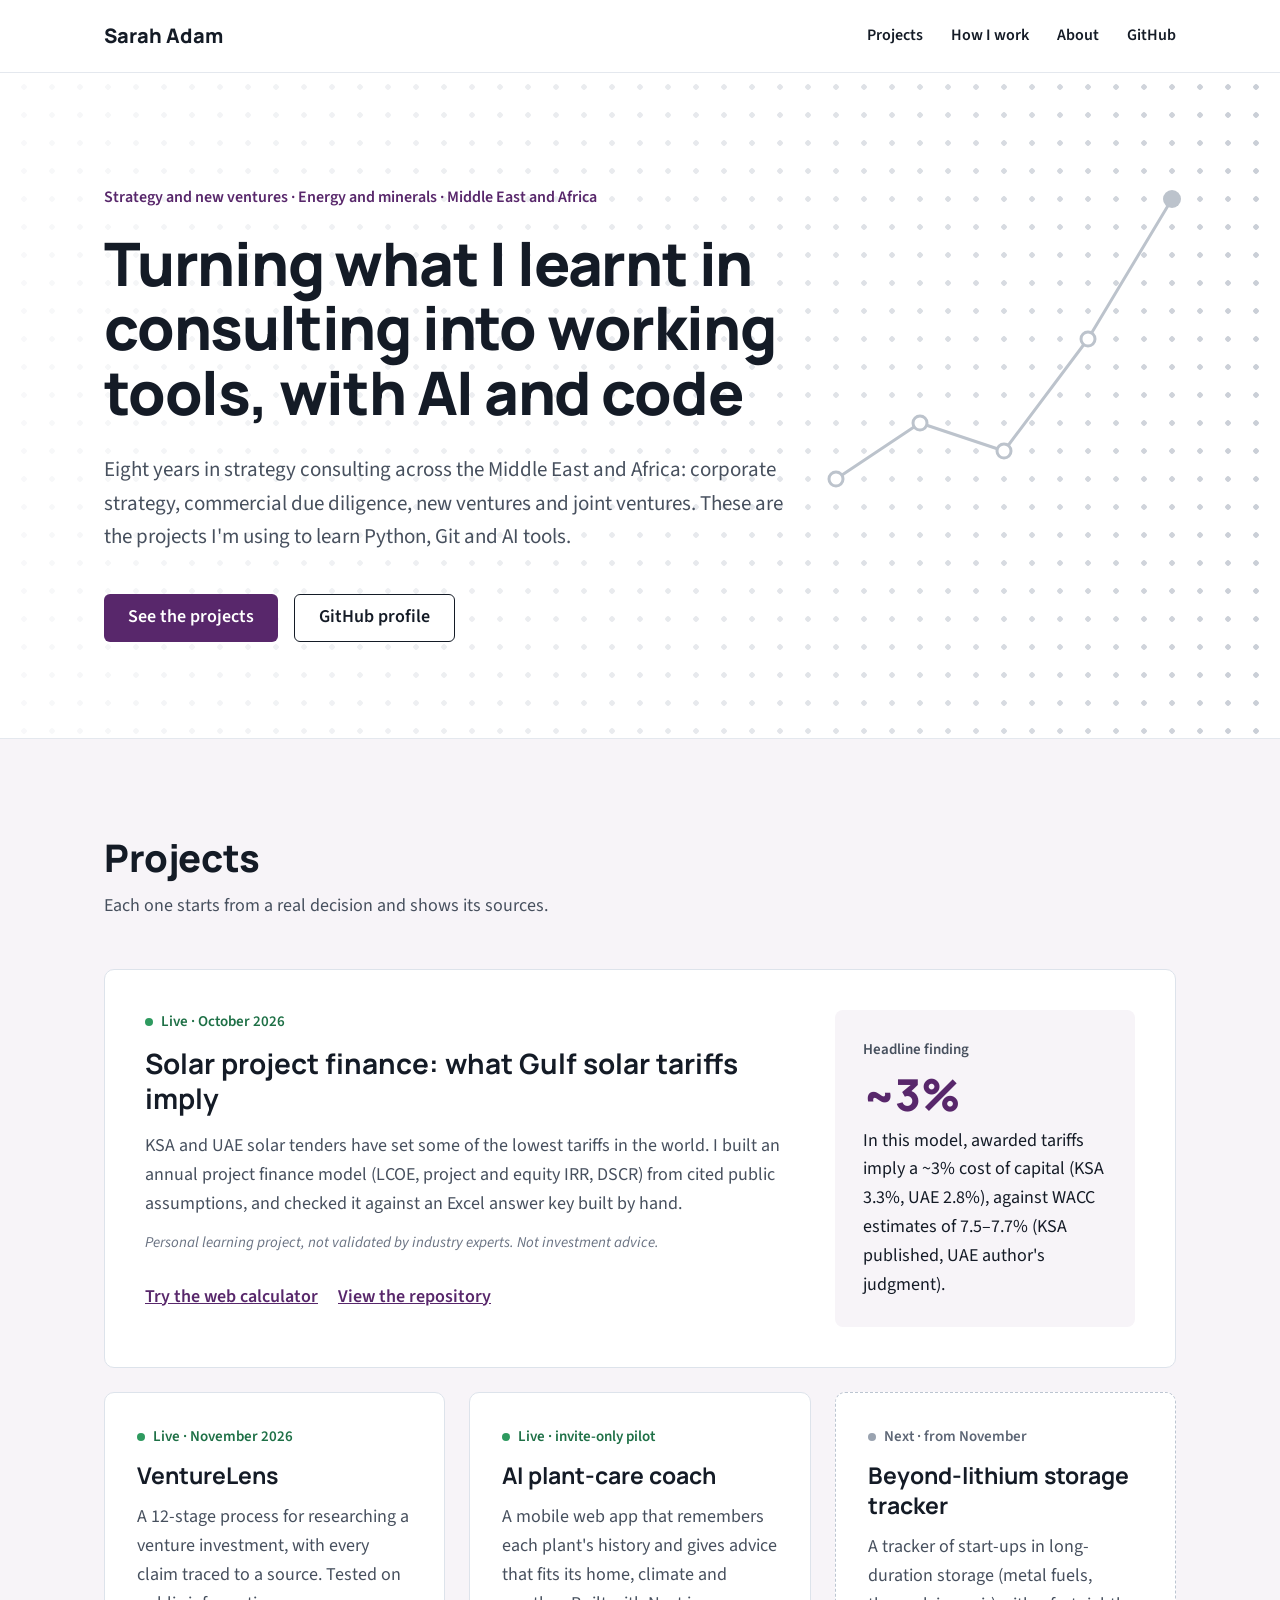
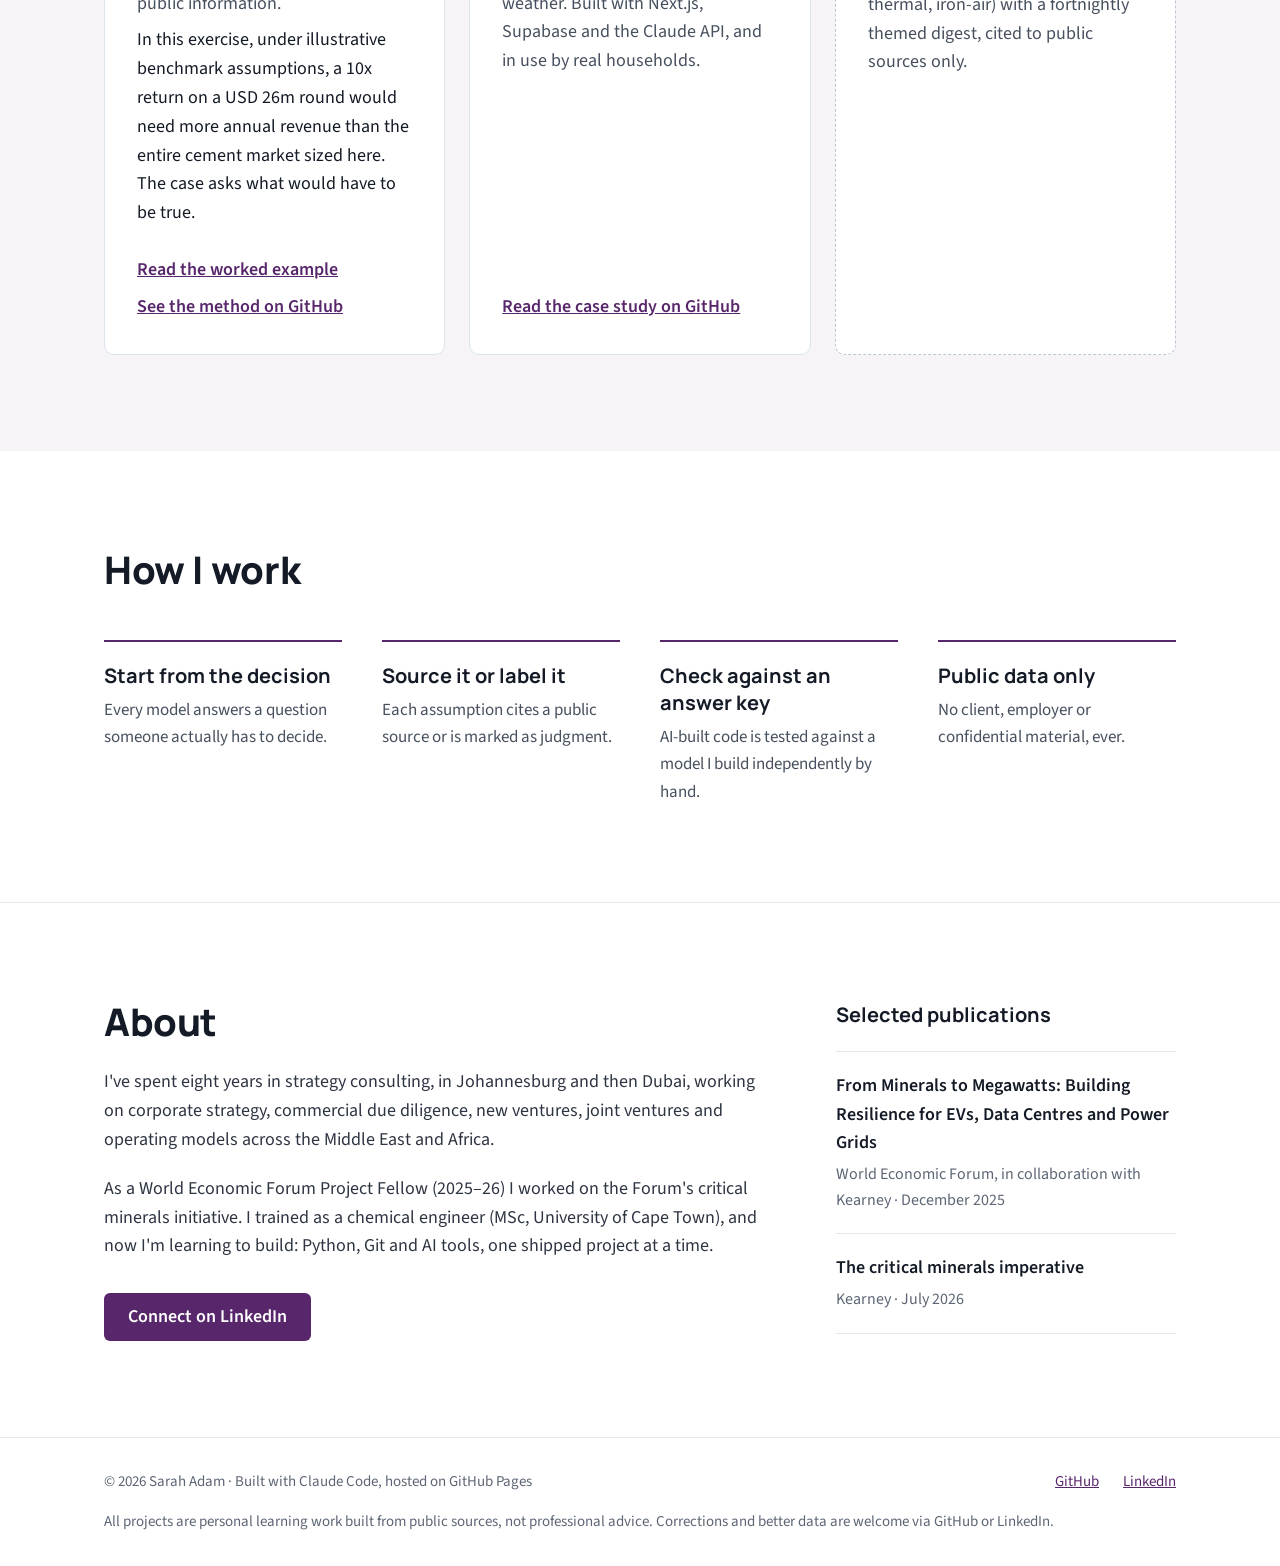
<file: index.html>
<!doctype html>
<html lang="en">
<head>
<meta charset="utf-8">
<meta name="viewport" content="width=device-width, initial-scale=1">
<title>Turning what I learnt in consulting into working tools, with AI and code</title>
<meta name="description" content="Eight years in strategy consulting across the Middle East and Africa: corporate strategy, commercial due diligence, new ventures and joint ventures.">
<meta property="og:title" content="Turning what I learnt in consulting into working tools, with AI and code">
<meta property="og:description" content="Eight years in strategy consulting across the Middle East and Africa: corporate strategy, commercial due diligence, new ventures and joint ventures.">
<meta property="og:url" content="https://sarah-adam29.github.io/">
<meta property="og:type" content="website">
<meta property="og:image" content="https://sarah-adam29.github.io/og-image.png?v=3">
<meta property="og:image:width" content="2400">
<meta property="og:image:height" content="1260">
<meta property="og:image:alt" content="Turning what I learnt in consulting into working tools, with AI and code">
<meta name="twitter:card" content="summary_large_image">
<link rel="icon" href="favicon.svg" type="image/svg+xml">
<link rel="preconnect" href="https://fonts.googleapis.com">
<link rel="preconnect" href="https://fonts.gstatic.com" crossorigin>
<link href="https://fonts.googleapis.com/css2?family=Manrope:wght@600;700;800&amp;family=Source+Sans+3:wght@400;600&amp;display=swap" rel="stylesheet">
<link rel="stylesheet" href="styles.css">
</head>
<body>
<a class="skip-link" href="#main">Skip to content</a>

<header class="site-header">
  <nav class="container site-nav" aria-label="Main">
    <a class="site-name" href="#top">Sarah Adam</a>
    <div class="nav-links">
      <a href="#projects">Projects</a>
      <a href="#principles">How I work</a>
      <a href="#about">About</a>
      <a href="https://github.com/sarah-adam29">GitHub</a>
    </div>
  </nav>
</header>

<main id="main">

  <section id="top" class="hero" aria-labelledby="hero-title">
    <svg class="hero-path" width="356" height="300" viewBox="0 0 356 300" fill="none" aria-hidden="true" focusable="false">
      <polyline points="10,290 94,234 178,262 262,150 346,10" stroke="#BCC3CC" stroke-width="3" stroke-linecap="round" stroke-linejoin="round"/>
      <circle cx="10" cy="290" r="7" fill="#FFFFFF" stroke="#BCC3CC" stroke-width="3"/>
      <circle cx="94" cy="234" r="7" fill="#FFFFFF" stroke="#BCC3CC" stroke-width="3"/>
      <circle cx="178" cy="262" r="7" fill="#FFFFFF" stroke="#BCC3CC" stroke-width="3"/>
      <circle cx="262" cy="150" r="7" fill="#FFFFFF" stroke="#BCC3CC" stroke-width="3"/>
      <circle cx="346" cy="10" r="9" fill="#BCC3CC"/>
    </svg>
    <div class="container">
      <div class="hero-text">
        <p class="eyebrow">Strategy and new ventures · Energy and minerals · Middle East and Africa</p>
        <h1 id="hero-title">Turning what I learnt in consulting into working tools, with AI and code</h1>
        <p class="lead">Eight years in strategy consulting across the Middle East and Africa: corporate strategy, commercial due diligence, new ventures and joint ventures. These are the projects I'm using to learn Python, Git and AI tools.</p>
        <div class="button-row">
          <a class="button button-primary" href="#projects">See the projects</a>
          <a class="button button-secondary" href="https://github.com/sarah-adam29">GitHub profile</a>
        </div>
      </div>
    </div>
  </section>

  <section id="projects" class="band band-tint" aria-labelledby="projects-title">
    <div class="container section">
      <h2 id="projects-title">Projects</h2>
      <p class="section-intro">Each one starts from a real decision and shows its sources.</p>

      <div class="project-grid">

        <article class="card card-featured">
          <div class="card-featured-body">
            <p class="status status-published"><span class="status-dot" aria-hidden="true"></span>Live · October 2026</p>
            <h3>Solar project finance: what Gulf solar tariffs imply</h3>
            <p class="card-text">KSA and UAE solar tenders have set some of the lowest tariffs in the world. I built an annual project finance model (LCOE, project and equity IRR, DSCR) from cited public assumptions, and checked it against an Excel answer key built by hand.</p>
            <p class="card-note">Personal learning project, not validated by industry experts. Not investment advice.</p>
            <div class="card-links">
              <a href="https://gulf-solar-tariffs.streamlit.app/">Try the web calculator</a>
              <a href="https://github.com/sarah-adam29/solar-project-finance">View the repository</a>
            </div>
          </div>
          <div class="finding">
            <p class="finding-label">Headline finding</p>
            <p class="finding-figure">~3%</p>
            <p class="finding-text">In this model, awarded tariffs imply a ~3% cost of capital (KSA 3.3%, UAE 2.8%), against WACC estimates of 7.5–7.7% (KSA published, UAE author's judgment).</p>
          </div>
        </article>

        <article class="card">
          <p class="status status-published"><span class="status-dot" aria-hidden="true"></span>Live · November 2026</p>
          <h3>VentureLens</h3>
          <p class="card-text">A 12-stage process for researching a venture investment, with every claim traced to a source. Tested on public information.</p>
          <p class="finding-text">In this exercise, under illustrative benchmark assumptions, a 10x return on a USD 26m round would need more annual revenue than the entire cement market sized here. The case asks what would have to be true.</p>
          <div class="card-links">
            <a href="https://github.com/sarah-adam29/venturelens/blob/main/docs/case-study-gigaton.md">Read the worked example</a>
            <a href="https://github.com/sarah-adam29/venturelens">See the method on GitHub</a>
          </div>
        </article>

        <article class="card">
          <p class="status status-published"><span class="status-dot" aria-hidden="true"></span>Live · invite-only pilot</p>
          <h3>AI plant-care coach</h3>
          <p class="card-text">A mobile web app that remembers each plant's history and gives advice that fits its home, climate and weather. Built with Next.js, Supabase and the Claude API, and in use by real households.</p>
          <a class="card-foot" href="https://github.com/sarah-adam29/plant-care">Read the case study on GitHub</a>
        </article>

        <article class="card card-planned">
          <p class="status status-planned"><span class="status-dot" aria-hidden="true"></span>Next · from November</p>
          <h3>Beyond-lithium storage tracker</h3>
          <p class="card-text">A tracker of start-ups in long-duration storage (metal fuels, thermal, iron-air) with a fortnightly themed digest, cited to public sources only.</p>
        </article>

      </div>
    </div>
  </section>

  <section id="principles" class="container section" aria-labelledby="principles-title">
    <h2 id="principles-title">How I work</h2>
    <div class="principle-grid">
      <div class="principle">
        <h3>Start from the decision</h3>
        <p>Every model answers a question someone actually has to decide.</p>
      </div>
      <div class="principle">
        <h3>Source it or label it</h3>
        <p>Each assumption cites a public source or is marked as judgment.</p>
      </div>
      <div class="principle">
        <h3>Check against an answer key</h3>
        <p>AI-built code is tested against a model I build independently by hand.</p>
      </div>
      <div class="principle">
        <h3>Public data only</h3>
        <p>No client, employer or confidential material, ever.</p>
      </div>
    </div>
  </section>

  <section id="about" class="band" aria-labelledby="about-title">
    <div class="container section about">
      <div class="about-main">
        <h2 id="about-title">About</h2>
        <p>I've spent eight years in strategy consulting, in Johannesburg and then Dubai, working on corporate strategy, commercial due diligence, new ventures, joint ventures and operating models across the Middle East and Africa.</p>
        <p>As a World Economic Forum Project Fellow (2025–26) I worked on the Forum's critical minerals initiative. I trained as a chemical engineer (MSc, University of Cape Town), and now I'm learning to build: Python, Git and AI tools, one shipped project at a time.</p>
        <div class="button-row">
          <a class="button button-primary" href="https://www.linkedin.com/in/sarah-adam-a24949b1/">Connect on LinkedIn</a>
        </div>
      </div>
      <div class="about-side">
        <h3>Selected publications</h3>
        <div class="publication-list">
          <a class="publication" href="https://www.weforum.org/publications/from-minerals-to-megawatts-building-resilience-for-evs-data-centres-and-power-grids/">
            <span class="publication-title">From Minerals to Megawatts: Building Resilience for EVs, Data Centres and Power Grids</span>
            <span class="publication-meta">World Economic Forum, in collaboration with Kearney · December 2025</span>
          </a>
          <a class="publication" href="https://www.kearney.com/service/operations-performance/article/the-critical-minerals-imperative">
            <span class="publication-title">The critical minerals imperative</span>
            <span class="publication-meta">Kearney · July 2026</span>
          </a>
        </div>
      </div>
    </div>
  </section>

</main>

<footer class="site-footer">
  <div class="container footer-inner">
    <span>© 2026 Sarah Adam · Built with Claude Code, hosted on GitHub Pages</span>
    <span class="footer-links"><a href="https://github.com/sarah-adam29">GitHub</a><a href="https://www.linkedin.com/in/sarah-adam-a24949b1/">LinkedIn</a></span>
    <p class="footer-note">All projects are personal learning work built from public sources, not professional advice. Corrections and better data are welcome via GitHub or LinkedIn.</p>
  </div>
</footer>

</body>
</html>
</file>
<file: styles.css>
:root {
  --accent: #58276B;
  --tint: #F7F4F8;

  --ink: #141B26;
  --body: #47505E;
  --body-strong: #2E3542;
  --muted: #5D6675;
  --soft: #697282;
  --border: #E4E8EE;
  --card-border: #DDE3EB;
  --dashed-border: #BCC5D1;
  --dot: #C9CED6;
  --white: #FFFFFF;

  --published: #1E7046;
  --published-dot: #2E9A5F;
  --progress: #8A5A00;
  --progress-dot: #C98A12;
  --planned: #5D6675;
  --planned-dot: #9AA3B0;

  --font-heading: Manrope, system-ui, sans-serif;
  --font-body: 'Source Sans 3', system-ui, sans-serif;

  --page-width: 1120px;
  --gutter: 24px;
  --section-space: 96px;
}

/* Base */

*,
*::before,
*::after {
  box-sizing: border-box;
}

html {
  -webkit-text-size-adjust: 100%;
}

body {
  margin: 0;
  background: var(--white);
  color: var(--ink);
  font-family: var(--font-body);
  font-size: 18px;
  line-height: 1.6;
}

h1,
h2,
h3,
p {
  margin: 0;
}

h1,
h2,
h3 {
  font-family: var(--font-heading);
}

a {
  color: var(--accent);
}

a:hover {
  opacity: 0.82;
}

:focus-visible {
  outline: 3px solid var(--accent);
  outline-offset: 3px;
  border-radius: 2px;
}

.skip-link {
  position: absolute;
  left: 16px;
  top: -100px;
  z-index: 10;
  padding: 10px 16px;
  border-radius: 6px;
  background: var(--accent);
  color: var(--white);
  font-weight: 600;
  text-decoration: none;
}

.skip-link:focus {
  top: 16px;
  outline-color: var(--ink);
}

/* Layout */

.container {
  max-width: var(--page-width);
  margin: 0 auto;
  padding-left: var(--gutter);
  padding-right: var(--gutter);
}

.section {
  padding-top: var(--section-space);
  padding-bottom: var(--section-space);
}

.band {
  border-top: 1px solid var(--border);
}

.band-tint {
  background: var(--tint);
}

h2 {
  font-weight: 800;
  font-size: 38px;
  line-height: 1.2;
  letter-spacing: -0.01em;
}

/* Header */

.site-header {
  border-bottom: 1px solid var(--border);
}

.site-nav {
  display: flex;
  flex-wrap: wrap;
  align-items: center;
  justify-content: space-between;
  gap: 16px;
  padding-top: 20px;
  padding-bottom: 20px;
}

.site-name {
  font-family: var(--font-heading);
  font-weight: 800;
  font-size: 20px;
  color: var(--ink);
  text-decoration: none;
}

.nav-links {
  display: flex;
  flex-wrap: wrap;
  gap: 8px 28px;
  font-size: 16px;
  font-weight: 600;
}

.nav-links a {
  color: var(--ink);
  text-decoration: none;
}

/* Hero */

.hero {
  position: relative;
  overflow: hidden;
  isolation: isolate;
  padding-top: 112px;
  padding-bottom: 96px;
}

/* Dot grid: a dot every 28px from the page centre, and at 14px + multiples of 28px from the top */
.hero::before {
  content: "";
  position: absolute;
  inset: 0;
  z-index: 0;
  pointer-events: none;
  background-image: radial-gradient(circle, var(--dot) 2.5px, transparent 3px);
  background-size: 28px 28px;
  background-position: 50% 0;
  -webkit-mask-image: linear-gradient(to right, rgba(0, 0, 0, 0.12) 0%, rgba(0, 0, 0, 0.45) 55%, #000 100%);
  mask-image: linear-gradient(to right, rgba(0, 0, 0, 0.12) 0%, rgba(0, 0, 0, 0.45) 55%, #000 100%);
}

/* Every point of the path sits on a dot. If top changes, keep it at 116px plus or minus a multiple of 28px */
.hero-path {
  position: absolute;
  z-index: 0;
  pointer-events: none;
  left: calc(50% + 186px);
  top: 116px;
}

.hero-text {
  position: relative;
  z-index: 1;
  max-width: 700px;
}

.eyebrow {
  margin-bottom: 20px;
  font-size: 16px;
  font-weight: 600;
  color: var(--accent);
}

h1 {
  max-width: 820px;
  font-weight: 800;
  font-size: 60px;
  line-height: 1.08;
  letter-spacing: -0.02em;
  text-wrap: balance;
}

.hero-break {
  display: none;
}

.lead {
  max-width: 680px;
  margin-top: 28px;
  font-size: 21px;
  color: var(--body);
}

/* Buttons */

.button-row {
  display: flex;
  flex-wrap: wrap;
  gap: 16px;
  margin-top: 40px;
}

.button {
  display: inline-flex;
  align-items: center;
  min-height: 48px;
  padding: 0 24px;
  border-radius: 6px;
  font-weight: 600;
  text-decoration: none;
}

.button-primary {
  background: var(--accent);
  color: var(--white);
}

.button-secondary {
  background: var(--white);
  border: 1.5px solid var(--ink);
  color: var(--ink);
}

/* Projects */

.section-intro {
  max-width: 640px;
  margin: 12px 0 48px;
  color: var(--body);
}

.project-grid {
  display: grid;
  grid-template-columns: repeat(auto-fit, minmax(min(300px, 100%), 1fr));
  gap: 24px;
}

.card {
  display: flex;
  flex-direction: column;
  min-width: 0;
  padding: 32px;
  background: var(--white);
  border: 1px solid var(--card-border);
  border-radius: 10px;
}

.card h3 {
  font-weight: 700;
  font-size: 23px;
  line-height: 1.3;
}

.card-text {
  flex-grow: 1;
  margin-top: 12px;
  color: var(--body);
}

.card-note {
  margin-top: 12px;
  font-size: 15px;
  font-style: italic;
  color: var(--soft);
}

.card-foot {
  align-self: flex-start;
  margin-top: 24px;
  font-weight: 600;
}

.card-planned {
  border-style: dashed;
  border-color: var(--dashed-border);
}

.coming-soon {
  color: var(--soft);
}

.status {
  display: flex;
  align-items: center;
  gap: 8px;
  margin-bottom: 12px;
  font-size: 15px;
  font-weight: 600;
}

.status-dot {
  flex: none;
  width: 8px;
  height: 8px;
  border-radius: 50%;
}

.status-published {
  color: var(--published);
}

.status-published .status-dot {
  background: var(--published-dot);
}

.status-progress {
  color: var(--progress);
}

.status-progress .status-dot {
  background: var(--progress-dot);
}

.status-planned {
  color: var(--planned);
}

.status-planned .status-dot {
  background: var(--planned-dot);
}

.card-featured {
  grid-column: 1 / -1;
  flex-direction: row;
  flex-wrap: wrap;
  gap: 40px;
  padding: 40px;
}

.card-featured-body {
  flex: 999 1 420px;
  min-width: 0;
}

.card-featured h3 {
  font-size: 28px;
  line-height: 1.25;
}

.card-featured .card-text {
  margin-top: 16px;
}

.card-links {
  display: flex;
  flex-wrap: wrap;
  gap: 8px 20px;
  margin-top: 28px;
  font-weight: 600;
}

.finding {
  flex: 1 1 300px;
  min-width: 0;
  align-self: center;
  padding: 28px;
  background: var(--tint);
  border-radius: 8px;
}

.finding-label {
  font-size: 15px;
  font-weight: 600;
  color: var(--body);
}

.finding-figure {
  margin-top: 8px;
  font-family: var(--font-heading);
  font-weight: 800;
  font-size: 44px;
  line-height: 1.1;
  color: var(--accent);
}

.finding-text {
  margin-top: 8px;
  color: var(--ink);
}

/* How I work */

#principles h2 {
  margin-bottom: 48px;
}

.principle-grid {
  display: grid;
  grid-template-columns: repeat(auto-fit, minmax(min(230px, 100%), 1fr));
  gap: 40px;
}

.principle {
  padding-top: 20px;
  border-top: 2px solid var(--accent);
}

.principle h3 {
  font-weight: 700;
  font-size: 20px;
  line-height: 1.35;
}

.principle p {
  margin-top: 8px;
  font-size: 17px;
  color: var(--body);
}

/* About */

.about {
  display: flex;
  flex-wrap: wrap;
  gap: 64px;
}

.about-main {
  flex: 999 1 480px;
  min-width: 0;
}

.about-main h2 {
  margin-bottom: 24px;
}

.about-main p {
  color: var(--body-strong);
}

.about-main p + p {
  margin-top: 20px;
}

.about-main .button-row {
  margin-top: 32px;
}

.about-side {
  flex: 1 1 340px;
  min-width: 0;
}

.about-side h3 {
  margin-bottom: 20px;
  font-weight: 700;
  font-size: 20px;
}

.publication-list {
  border-bottom: 1px solid var(--border);
}

.publication {
  display: block;
  padding: 20px 0;
  border-top: 1px solid var(--border);
  text-decoration: none;
}

.publication-title {
  display: block;
  font-weight: 600;
  color: var(--ink);
}

.publication-meta {
  display: block;
  margin-top: 4px;
  font-size: 16px;
  color: var(--muted);
}

/* Footer */

.site-footer {
  border-top: 1px solid var(--border);
}

.footer-inner {
  display: flex;
  flex-wrap: wrap;
  justify-content: space-between;
  gap: 16px;
  padding-top: 32px;
  padding-bottom: 32px;
  font-size: 15px;
  color: var(--muted);
}

.footer-links {
  display: flex;
  gap: 24px;
}

.footer-note {
  flex-basis: 100%;
}

/* Hide the hero path before it can run into the text */

@media (max-width: 1119px) {
  .hero-path {
    display: none;
  }
}

/* Smaller screens */

@media (max-width: 720px) {
  :root {
    --section-space: 64px;
  }

  .hero {
    padding-top: 64px;
    padding-bottom: 64px;
  }

  h1 {
    font-size: 40px;
  }

  h2 {
    font-size: 30px;
  }

  .lead {
    font-size: 19px;
  }

  .section-intro {
    margin-bottom: 32px;
  }

  #principles h2 {
    margin-bottom: 32px;
  }

  .card,
  .card-featured {
    padding: 24px;
  }

  .card-featured {
    gap: 28px;
  }

  .card-featured h3 {
    font-size: 24px;
  }

  .finding {
    padding: 24px;
  }

  .about {
    gap: 48px;
  }
}

/* Phones: fixed four-line headline, sized so its longest line always fits */

@media (max-width: 480px) {
  h1 {
    font-size: min(40px, calc((100vw - 48px) / 9.5));
  }

  .hero-break {
    display: inline;
  }
}
</file>
